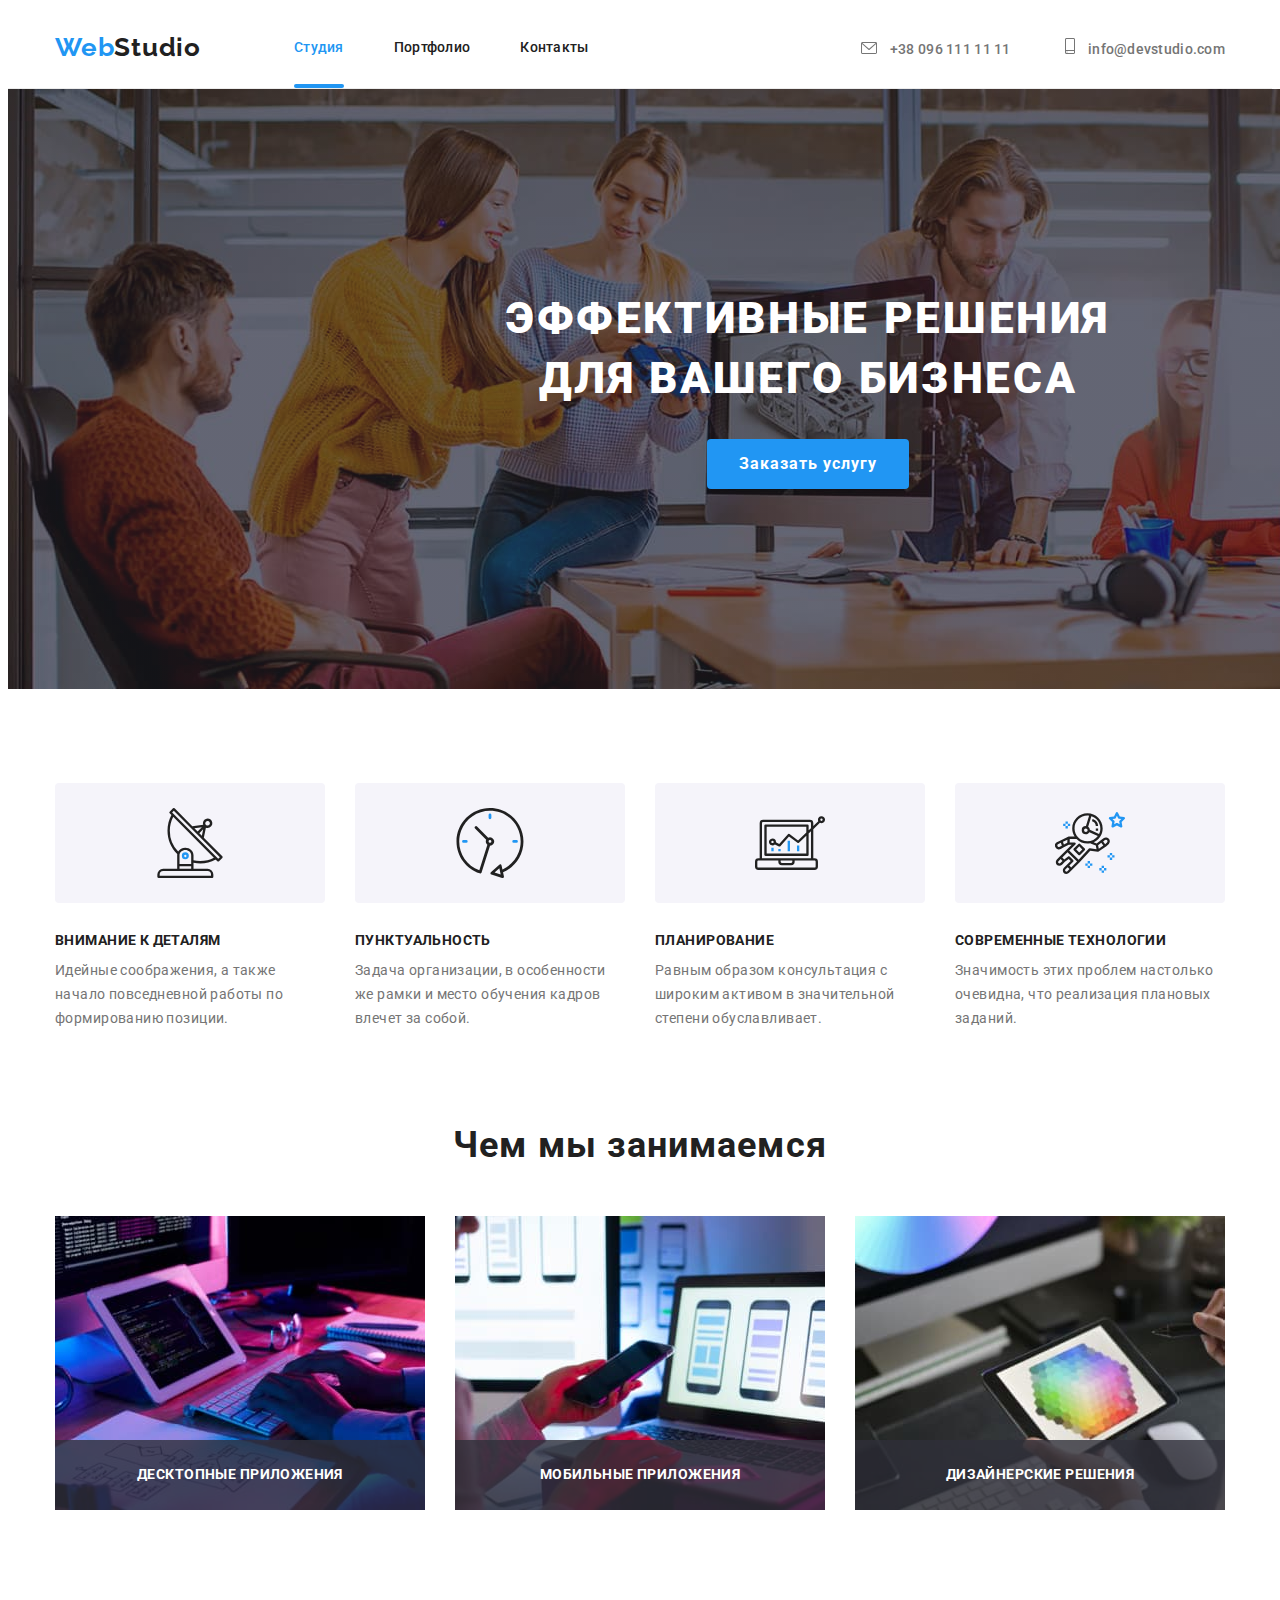
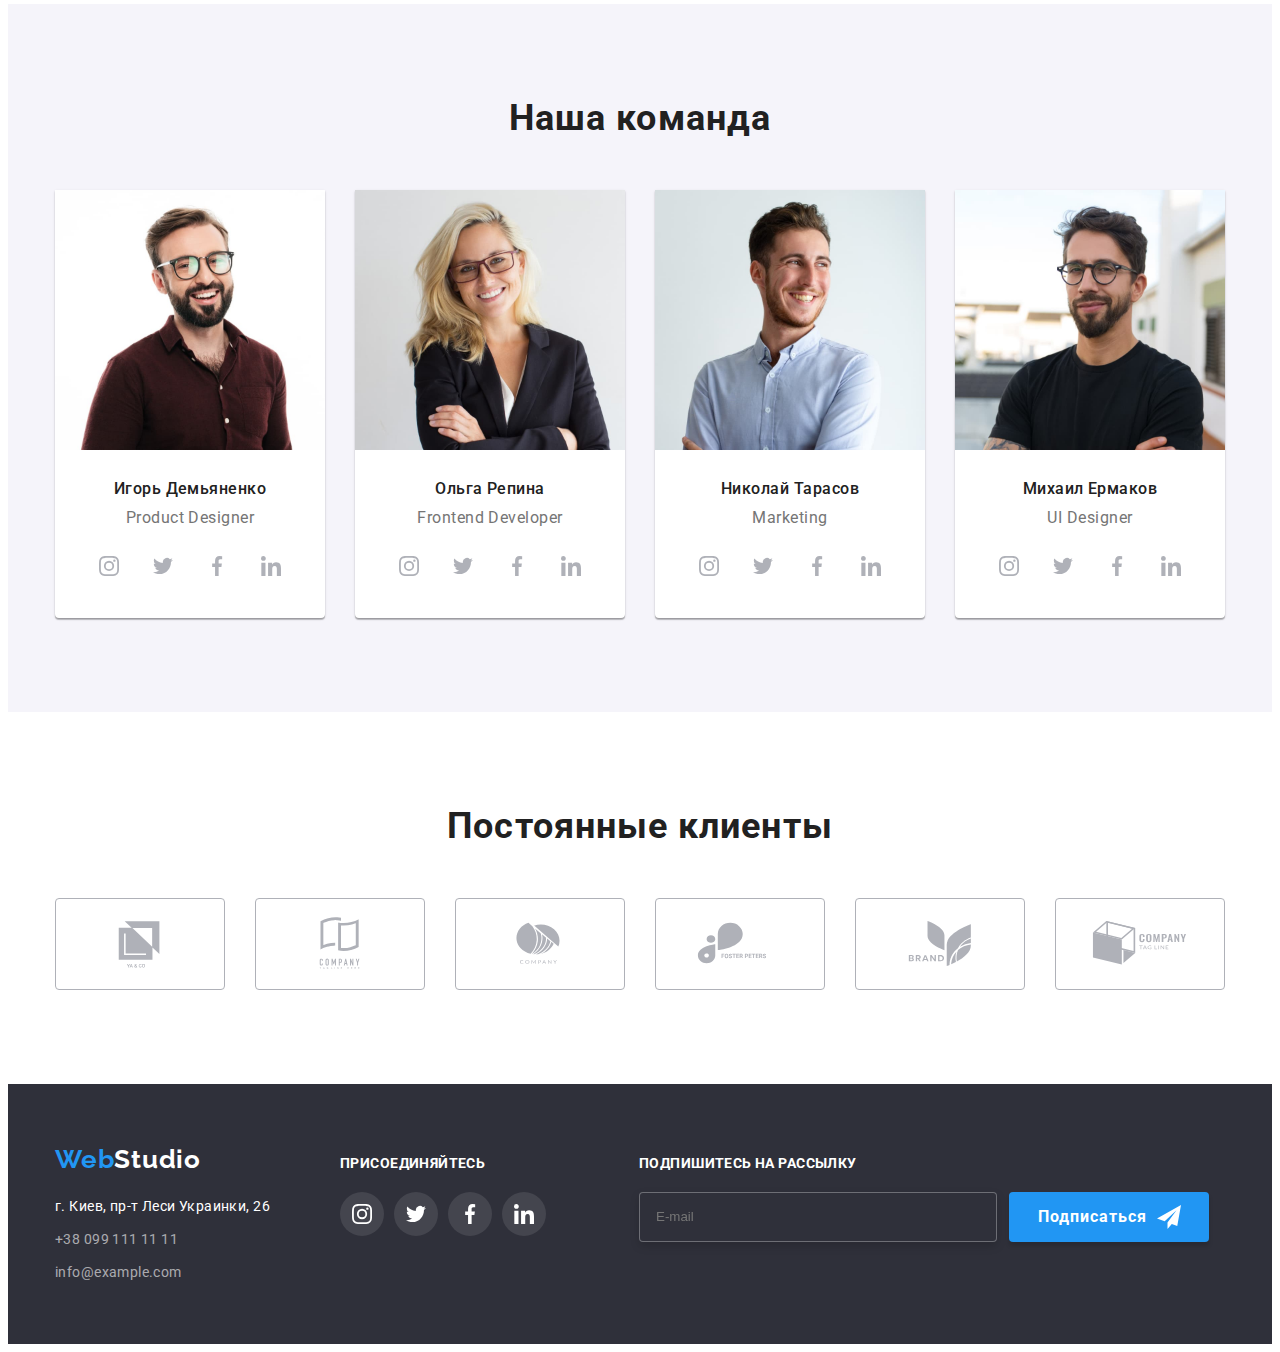
<file: index.html>
<!DOCTYPE html>
<html lang="ru">
  <head>
    <meta charset="UTF-8" />
    <meta name="viewport" content="width=device-width, initial-scale=1.0" />
    <title>Студия</title>
    <link rel="preconnect" href="https://fonts.googleapis.com" />
    <link rel="preconnect" href="https://fonts.gstatic.com" crossorigin />
    <link
      href="https://fonts.googleapis.com/css2?family=Raleway:wght@700&family=Roboto:wght@400;500;700;900&display=swap"
      rel="stylesheet"
    />
    <link
      rel="stylesheet"
      href="https://cdnjs.cloudflare.com/ajax/libs/modern-normalize/1.1.0/modern-normalize.min.css"
      integrity="sha512-wpPYUAdjBVSE4KJnH1VR1HeZfpl1ub8YT/NKx4PuQ5NmX2tKuGu6U/JRp5y+Y8XG2tV+wKQpNHVUX03MfMFn9Q=="
      crossorigin="anonymous"
      referrerpolicy="no-referrer"
    />

    <link rel="stylesheet" href="./css/styles.css" />
  </head>

  <body>
    <header class="header">
      <div class="container header-nav">
        <a class="logo" href="./index.html"><span class="logo-span">Web</span>Studio</a>

        <nav class="navigation">
          <ul class="nav-list list">
            <li class="nav-item"><a class="nav-link action-link" href="./index.html">Студия</a></li>
            <li class="nav-item"><a class="nav-link" href="./portfolio.html">Портфолио</a></li>
            <li class="nav-item"><a class="nav-link" href="">Контакты</a></li>
          </ul>
        </nav>

        <div class="contact">
          <a class="contact-link" href="tel:+380961111111">
            <svg class="icon-contact" width="16" height="12">
              <use href="./images/icons.svg#icon-envelope"></use>
            </svg>
            +38 096 111 11 11</a
          >

          <a class="contact-link" href="mailto:info@devstudio.com">
            <svg class="icon-contact" width="10" height="16">
              <use href="./images/icons.svg#icon-smartphone"></use>
            </svg>
            info@devstudio.com</a
          >
        </div>
      </div>
    </header>

    <main>
      <section class="hero">
        <div class="container">
          <h1 class="hero-title">Эффективные решения для вашего бизнеса</h1>
          <button data-modal-open type="button" class="btn-order">Заказать услугу</button>
        </div>
      </section>

      <section class="section">
        <div class="container">
          <ul class="list feature-list">
            <li>
              <div class="feature-icon-box">
                <svg width="70" height="70">
                  <use href="./images/icons.svg#icon-antenna"></use>
                </svg>
              </div>
              <h3 class="feature-title">Внимание к деталям</h3>
              <p class="feature-text">
                Идейные соображения, а также начало повседневной работы по формированию позиции.
              </p>
            </li>

            <li>
              <div class="feature-icon-box">
                <svg width="70" height="70">
                  <use href="./images/icons.svg#icon-clock"></use>
                </svg>
              </div>
              <h3 class="feature-title">Пунктуальность</h3>
              <p class="feature-text">
                Задача организации, в особенности же рамки и место обучения кадров влечет за собой.
              </p>
            </li>
            <li>
              <div class="feature-icon-box">
                <svg width="70" height="70">
                  <use href="./images/icons.svg#icon-diagram"></use>
                </svg>
              </div>
              <h3 class="feature-title">Планирование</h3>
              <p class="feature-text">
                Равным образом консультация с широким активом в значительной степени обуславливает.
              </p>
            </li>
            <li>
              <div class="feature-icon-box">
                <svg width="70" height="70">
                  <use href="./images/icons.svg#icon-astronaut"></use>
                </svg>
              </div>
              <h3 class="feature-title">Современные технологии</h3>
              <p class="feature-text">
                Значимость этих проблем настолько очевидна, что реализация плановых заданий.
              </p>
            </li>
          </ul>
        </div>
      </section>

      <section class="section section-no-padding">
        <div class="container">
          <h2 class="about-us-title">Чем мы занимаемся</h2>
          <ul class="list about-us-list">
            <li class="about-us-item">
              <a href=""
                ><img
                  src="./images/box1.jpg"
                  width="370"
                  height="294"
                  alt="направление деятельности 1"
              /></a>

              <h3 class="about-us-overlay">Десктопные приложения</h3>
            </li>
            <li class="about-us-item">
              <a href=""
                ><img
                  src="./images/box2.jpg"
                  width="370"
                  height="294"
                  alt="направление деятельности 2"
              /></a>
              <h3 class="about-us-overlay">Мобильные приложения</h3>
            </li>
            <li class="about-us-item">
              <a href=""
                ><img
                  src="./images/box3.jpg"
                  width="370"
                  height="294"
                  alt="направление деятельности 3"
              /></a>
              <h3 class="about-us-overlay">Дизайнерские решения</h3>
            </li>
          </ul>
        </div>
      </section>

      <section class="section team">
        <div class="container">
          <h2 class="team-title">Наша команда</h2>
          <ul class="list team-list">
            <li class="card-item">
              <img src="./images/igor.jpg" width="270" height="260" alt="Игорь Демьяненко" />

              <div class="card-content">
                <h3 class="staff-title">Игорь Демьяненко</h3>
                <p class="staff-text" lang="en">Product Designer</p>

                <ul class="list staff-social-list">
                  <li class="staff-social-item">
                    <a href="" class="staff-social-link">
                      <svg class="staff-social-icon" width="20" height="20">
                        <use href="./images/icons.svg#icon-instagram-card"></use>
                      </svg>
                    </a>
                  </li>
                  <li class="staff-social-item">
                    <a href="" class="staff-social-link">
                      <svg class="staff-social-icon" width="20" height="20">
                        <use href="./images/icons.svg#icon-twitter-card"></use>
                      </svg>
                    </a>
                  </li>
                  <li class="staff-social-item">
                    <a href="" class="staff-social-link">
                      <svg class="staff-social-icon" width="20" height="20">
                        <use href="./images/icons.svg#icon-facebook-card"></use>
                      </svg>
                    </a>
                  </li>
                  <li class="staff-social-item">
                    <a href="" class="staff-social-link">
                      <svg class="staff-social-icon" width="20" height="20">
                        <use href="./images/icons.svg#icon-linkedin-card"></use>
                      </svg>
                    </a>
                  </li>
                </ul>
              </div>
            </li>
            <li class="card-item">
              <img src="./images/olga.jpg" width="270" height="260" alt="Ольга Репина" />

              <div class="card-content">
                <h3 class="staff-title">Ольга Репина</h3>
                <p class="staff-text" lang="en">Frontend Developer</p>

                <ul class="list staff-social-list">
                  <li class="staff-social-item">
                    <a href="" class="staff-social-link">
                      <svg class="staff-social-icon" width="20" height="20">
                        <use href="./images/icons.svg#icon-instagram-card"></use>
                      </svg>
                    </a>
                  </li>
                  <li class="staff-social-item">
                    <a href="" class="staff-social-link">
                      <svg class="staff-social-icon" width="20" height="20">
                        <use href="./images/icons.svg#icon-twitter-card"></use>
                      </svg>
                    </a>
                  </li>
                  <li class="staff-social-item">
                    <a href="" class="staff-social-link">
                      <svg class="staff-social-icon" width="20" height="20">
                        <use href="./images/icons.svg#icon-facebook-card"></use>
                      </svg>
                    </a>
                  </li>
                  <li class="staff-social-item">
                    <a href="" class="staff-social-link">
                      <svg class="staff-social-icon" width="20" height="20">
                        <use href="./images/icons.svg#icon-linkedin-card"></use>
                      </svg>
                    </a>
                  </li>
                </ul>
              </div>
            </li>
            <li class="card-item">
              <img src="./images/nikolay.jpg" width="270" height="260" alt="Николай Тарасов" />

              <div class="card-content">
                <h3 class="staff-title">Николай Тарасов</h3>
                <p class="staff-text" lang="en">Marketing</p>

                <ul class="list staff-social-list">
                  <li class="staff-social-item">
                    <a href="" class="staff-social-link">
                      <svg class="staff-social-icon" width="20" height="20">
                        <use href="./images/icons.svg#icon-instagram-card"></use>
                      </svg>
                    </a>
                  </li>
                  <li class="staff-social-item">
                    <a href="" class="staff-social-link">
                      <svg class="staff-social-icon" width="20" height="20">
                        <use href="./images/icons.svg#icon-twitter-card"></use>
                      </svg>
                    </a>
                  </li>
                  <li class="staff-social-item">
                    <a href="" class="staff-social-link">
                      <svg class="staff-social-icon" width="20" height="20">
                        <use href="./images/icons.svg#icon-facebook-card"></use>
                      </svg>
                    </a>
                  </li>
                  <li class="staff-social-item">
                    <a href="" class="staff-social-link">
                      <svg class="staff-social-icon" width="20" height="20">
                        <use href="./images/icons.svg#icon-linkedin-card"></use>
                      </svg>
                    </a>
                  </li>
                </ul>
              </div>
            </li>
            <li class="card-item">
              <img src="./images/mihail.jpg" width="270" height="260" alt="Михаил Ермаков" />

              <div class="card-content">
                <h3 class="staff-title">Михаил Ермаков</h3>
                <p class="staff-text" lang="en">UI Designer</p>

                <ul class="list staff-social-list">
                  <li class="staff-social-item">
                    <a href="" class="staff-social-link">
                      <svg class="staff-social-icon" width="20" height="20">
                        <use href="./images/icons.svg#icon-instagram-card"></use>
                      </svg>
                    </a>
                  </li>
                  <li class="staff-social-item">
                    <a href="" class="staff-social-link">
                      <svg class="staff-social-icon" width="20" height="20">
                        <use href="./images/icons.svg#icon-twitter-card"></use>
                      </svg>
                    </a>
                  </li>
                  <li class="staff-social-item">
                    <a href="" class="staff-social-link">
                      <svg class="staff-social-icon" width="20" height="20">
                        <use href="./images/icons.svg#icon-facebook-card"></use>
                      </svg>
                    </a>
                  </li>
                  <li class="staff-social-item">
                    <a href="" class="staff-social-link">
                      <svg class="staff-social-icon" width="20" height="20">
                        <use href="./images/icons.svg#icon-linkedin-card"></use>
                      </svg>
                    </a>
                  </li>
                </ul>
              </div>
            </li>
          </ul>
        </div>
      </section>

      <section class="section">
        <div class="container">
          <h2 class="clients-title">Постоянные клиенты</h2>
          <ul class="list clients-list">
            <li class="clients-item">
              <a href="" class="clients-link">
                <svg class="clients-icon" width="106" height="60">
                  <use href="./images/icons.svg#icon-client1"></use>
                </svg>
              </a>
            </li>
            <li class="clients-item">
              <a href="" class="clients-link">
                <svg class="clients-icon" width="106" height="60">
                  <use href="./images/icons.svg#icon-client2"></use>
                </svg>
              </a>
            </li>
            <li class="clients-item">
              <a href="" class="clients-link">
                <svg class="clients-icon" width="106" height="60">
                  <use href="./images/icons.svg#icon-client3"></use>
                </svg>
              </a>
            </li>
            <li class="clients-item">
              <a href="" class="clients-link">
                <svg class="clients-icon" width="106" height="60">
                  <use href="./images/icons.svg#icon-client4"></use>
                </svg>
              </a>
            </li>
            <li class="clients-item">
              <a href="" class="clients-link">
                <svg class="clients-icon" width="106" height="60">
                  <use href="./images/icons.svg#icon-client5"></use>
                </svg>
              </a>
            </li>
            <li class="clients-item">
              <a href="" class="clients-link">
                <svg class="clients-icon" width="106" height="60">
                  <use href="./images/icons.svg#icon-client6"></use>
                </svg>
              </a>
            </li>
          </ul>
        </div>
      </section>

      <div data-modal class="backdrop is-hidden">
        <div class="modal">
          <button data-modal-close type="button" class="btn-modal">
            <svg class="modal-icon">
              <use href="./images/icons.svg#icon-close"></use>
            </svg>
          </button>
          <form class="form" action="">
            <p class="form-header">Оставьте свои данные, мы вам перезвоним</p>

            <div class="form-field">
              <label class="form-label" for="name">Имя</label>

              <div class="form-icon-position">
                <input class="form-input" type="text" name="name" id="name" autofocus />
                <svg class="form-icon icon-name">
                  <use href="./images/icons.svg#icon-name"></use>
                </svg>
              </div>
            </div>

            <div class="form-field">
              <label class="form-label" for="tel">Телефон</label>
              <div class="form-icon-position">
                <input class="form-input" type="tel" name="tel" id="tel" />
                <svg class="form-icon icon-tel">
                  <use href="./images/icons.svg#icon-tel"></use>
                </svg>
              </div>
            </div>

            <div class="form-field">
              <label class="form-label" for="email">Почта</label>
              <div class="form-icon-position">
                <input class="form-input" type="email" name="email" id="email" />
                <svg class="form-icon icon-email">
                  <use href="./images/icons.svg#icon-email"></use>
                </svg>
              </div>
            </div>

            <div class="form-field">
              <label class="form-label" for="comment">Комментарий</label>
              <textarea
                class="form-textarea"
                name="comment"
                id="comment"
                placeholder="Введите текст"
              ></textarea>
            </div>

            <div class="form-field">
              <input class="form-input-policy" type="checkbox" name="policy" id="policy" required />

              <label class="form-label-policy" for="policy"
                >Соглашаюсь с рассылкой и принимаю
                <a class="form-policy-link" href="">Условия договора</a></label
              >
            </div>

            <button type="submit" class="form-bnt-submit">Отправить</button>
          </form>
        </div>
      </div>
    </main>

    <footer class="footer">
      <div class="container footer-wrap">
        <div class="footer-contact-block">
          <a class="footer-logo" href="./index.html"><span class="logo-span">Web</span>Studio</a>
          <address>
            <a
              class="footer-contact-link footer-address-link"
              href="https://goo.gl/maps/iWSiA93wagULa9Wx8"
              >г. Киев, пр-т Леси Украинки, 26</a
            ><br />
            <a class="footer-contact-link" href="tel:+380991111111">+38 099 111 11 11</a><br />
            <a class="footer-contact-link" href="mailto:info@example.com">info@example.com</a>
          </address>
        </div>

        <div class="footer-social-wrap">
          <p class="join-social">присоединяйтесь</p>
          <ul class="list footer-social-list">
            <li class="footer-social-item">
              <a href="" class="footer-social-link">
                <svg class="footer-social-icon" width="20" height="20">
                  <use href="./images/icons.svg#icon-instagram-footer"></use>
                </svg>
              </a>
            </li>
            <li class="footer-social-item">
              <a href="" class="footer-social-link">
                <svg class="footer-social-icon" width="20" height="20">
                  <use href="./images/icons.svg#icon-twitter-footer"></use>
                </svg>
              </a>
            </li>
            <li class="footer-social-item">
              <a href="" class="footer-social-link">
                <svg class="footer-social-icon" width="20" height="20">
                  <use href="./images/icons.svg#icon-facebook-footer"></use>
                </svg>
              </a>
            </li>
            <li class="footer-social-item">
              <a href="" class="footer-social-link">
                <svg class="footer-social-icon" width="20" height="20">
                  <use href="./images/icons.svg#icon-linkedin-footer"></use>
                </svg>
              </a>
            </li>
          </ul>
        </div>

        <div class="footer-form-wrap">
          <p class="join-social">Подпишитесь на рассылку</p>
          <form class="footer-form-email" action="">
            <input class="footer-form-input" type="email" name="email-list" placeholder="E-mail" />
            <button type="submit" class="foooter-form-bnt">
              Подписаться
              <svg class="footer-form-icon" width="24" height="24">
                <use href="./images/icons.svg#icon-send"></use>
              </svg>
            </button>
          </form>
        </div>
      </div>
    </footer>

    <script src="./js/modal.js"></script>
  </body>
</html>
</file>
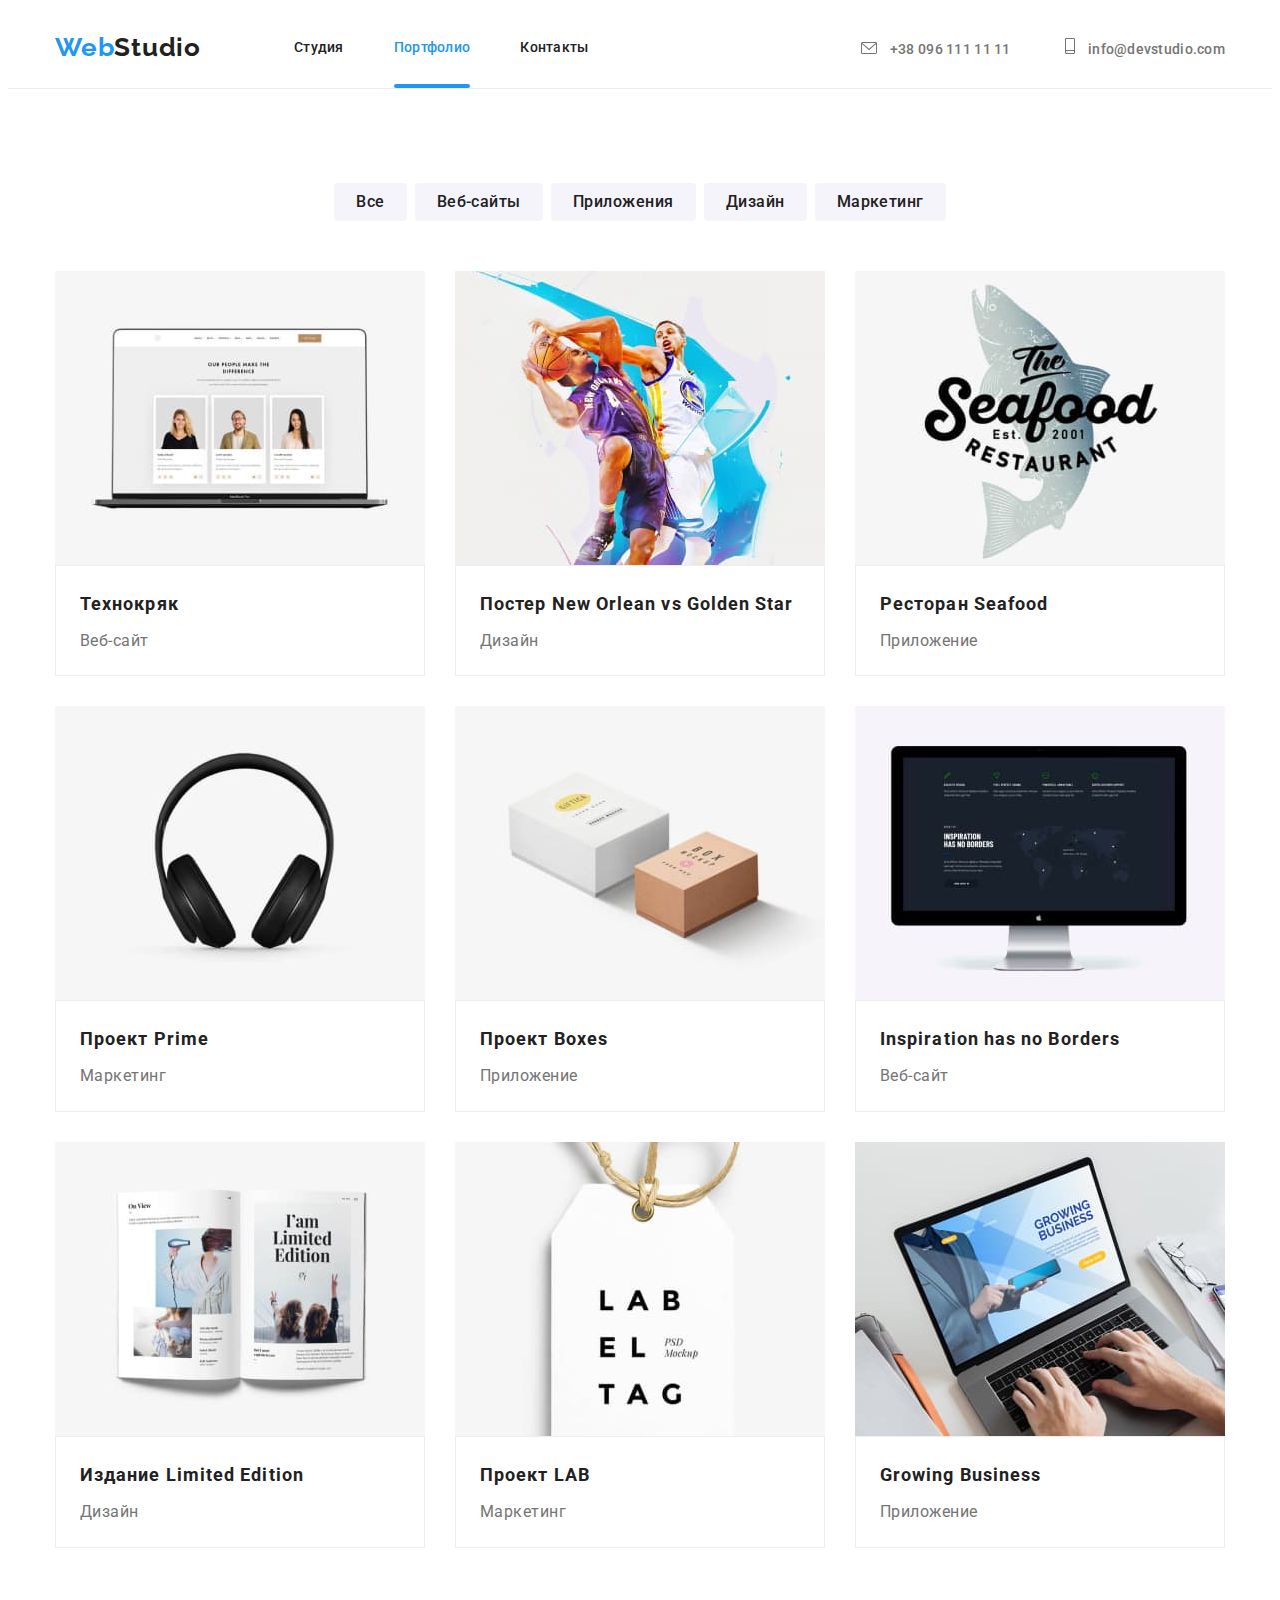
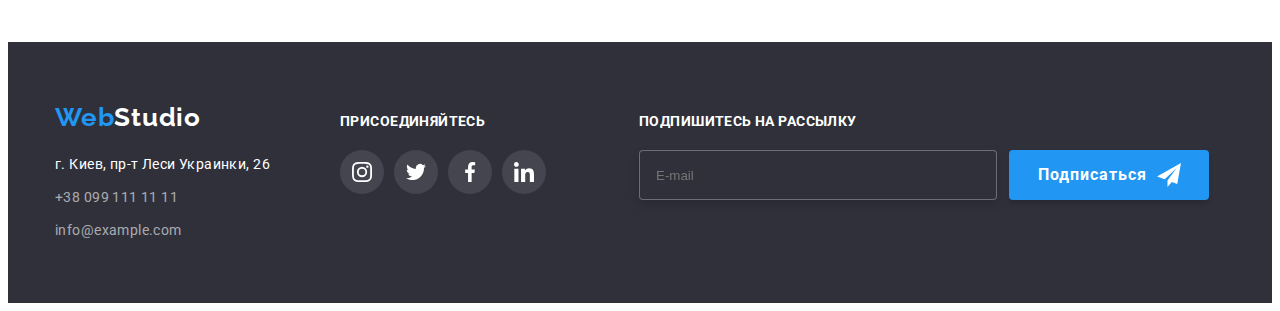
<file: portfolio.html>
<!DOCTYPE html>
<html lang="ru">
  <head>
    <meta charset="UTF-8" />
    <meta http-equiv="X-UA-Compatible" content="IE=edge" />
    <meta name="viewport" content="width=device-width, initial-scale=1.0" />
    <title>Портфолио</title>

    <link rel="preconnect" href="https://fonts.googleapis.com" />
    <link rel="preconnect" href="https://fonts.gstatic.com" crossorigin />
    <link
      href="https://fonts.googleapis.com/css2?family=Raleway:wght@700&family=Roboto:wght@400;500;700;900&display=swap"
      rel="stylesheet"
    />
    <link
      rel="stylesheet"
      href="https://cdnjs.cloudflare.com/ajax/libs/modern-normalize/1.1.0/modern-normalize.min.css"
      integrity="sha512-wpPYUAdjBVSE4KJnH1VR1HeZfpl1ub8YT/NKx4PuQ5NmX2tKuGu6U/JRp5y+Y8XG2tV+wKQpNHVUX03MfMFn9Q=="
      crossorigin="anonymous"
      referrerpolicy="no-referrer"
    />

    <link rel="stylesheet" href="./css/styles.css" />
  </head>

  <body>
    <header class="header">
      <div class="container header-nav">
        <a class="logo" href="./index.html"><span class="logo-span">Web</span>Studio</a>

        <nav class="navigation">
          <ul class="nav-list list">
            <li class="nav-item"><a class="nav-link" href="./index.html">Студия</a></li>
            <li class="nav-item">
              <a class="nav-link action-link" href="./portfolio.html">Портфолио</a>
            </li>
            <li class="nav-item"><a class="nav-link" href="">Контакты</a></li>
          </ul>
        </nav>

        <div class="contact">
          <a class="contact-link" href="tel:+380961111111">
            <svg class="icon-contact" width="16" height="12">
              <use href="./images/icons.svg#icon-envelope"></use>
            </svg>
            +38 096 111 11 11</a
          >

          <a class="contact-link" href="mailto:info@devstudio.com">
            <svg class="icon-contact" width="10" height="16">
              <use href="./images/icons.svg#icon-smartphone"></use>
            </svg>
            info@devstudio.com</a
          >
        </div>
      </div>
    </header>

    <main>
      <section class="section">
        <div class="container">
          <ul class="list list-filter">
            <li><button class="btn-filter" type="button">Все</button></li>
            <li><button class="btn-filter" type="button">Веб-сайты</button></li>
            <li><button class="btn-filter" type="button">Приложения</button></li>
            <li><button class="btn-filter" type="button">Дизайн</button></li>
            <li><button class="btn-filter" type="button">Маркетинг</button></li>
          </ul>

          <ul class="list project-list">
            <li class="project-item">
              <a href="" class="project-link">
                <div class="card-overlay">
                  <img src="./images/tehnokryak.jpg" width="370" height="294" alt="Технокряк" />
                  <p class="overlay-text">
                    Ресурс предлагает комплексные предложения с разным уровнем функционала и
                    сервисов. Все это позволит посетителю получить исчерпывающие сведения о компании
                    или частном лице.
                  </p>
                </div>
                <div class="pr-card">
                  <h3 class="project-title">Технокряк</h3>
                  <p class="project-type">Веб-сайт</p>
                </div>
              </a>
            </li>

            <li class="project-item">
              <a href="" class="project-link">
                <div class="card-overlay">
                  <img
                    src="./images/poster-neworlean.jpg"
                    width="370"
                    height="294"
                    alt="Постер New Orlean vs Golden Star"
                  />
                  <p class="overlay-text">
                    Ресурс предлагает комплексные предложения с разным уровнем функционала и
                    сервисов. Все это позволит посетителю получить исчерпывающие сведения о компании
                    или частном лице.
                  </p>
                </div>
                <div class="pr-card">
                  <h3 class="project-title">Постер New Orlean vs Golden Star</h3>
                  <p class="project-type">Дизайн</p>
                </div>
              </a>
            </li>

            <li class="project-item">
              <a href="" class="project-link">
                <div class="card-overlay">
                  <img
                    src="./images/restaurant-seafood.jpg"
                    width="370"
                    height="294"
                    alt="Ресторан Seafood"
                  />
                  <p class="overlay-text">
                    Ресурс предлагает комплексные предложения с разным уровнем функционала и
                    сервисов. Все это позволит посетителю получить исчерпывающие сведения о компании
                    или частном лице.
                  </p>
                </div>
                <div class="pr-card">
                  <h3 class="project-title">Ресторан Seafood</h3>
                  <p class="project-type">Приложение</p>
                </div>
              </a>
            </li>

            <li class="project-item">
              <a href="" class="project-link">
                <div class="card-overlay">
                  <img
                    src="./images/project-prime.jpg"
                    width="370"
                    height="294"
                    alt="Проект Prime"
                  />
                  <p class="overlay-text">
                    Ресурс предлагает комплексные предложения с разным уровнем функционала и
                    сервисов. Все это позволит посетителю получить исчерпывающие сведения о компании
                    или частном лице.
                  </p>
                </div>
                <div class="pr-card">
                  <h3 class="project-title">Проект Prime</h3>
                  <p class="project-type">Маркетинг</p>
                </div>
              </a>
            </li>

            <li class="project-item">
              <a href="" class="project-link">
                <div class="card-overlay">
                  <img
                    src="./images/project-boxes.jpg"
                    width="370"
                    height="294"
                    alt="Проект Boxes"
                  />
                  <p class="overlay-text">
                    Ресурс предлагает комплексные предложения с разным уровнем функционала и
                    сервисов. Все это позволит посетителю получить исчерпывающие сведения о компании
                    или частном лице.
                  </p>
                </div>
                <div class="pr-card">
                  <h3 class="project-title">Проект Boxes</h3>
                  <p class="project-type">Приложение</p>
                </div>
              </a>
            </li>

            <li class="project-item">
              <a href="" class="project-link">
                <div class="card-overlay">
                  <img
                    src="./images/inspiration-has-no-borders.jpg"
                    width="370"
                    height="294"
                    alt="Inspiration has no Borders"
                  />
                  <p class="overlay-text">
                    Ресурс предлагает комплексные предложения с разным уровнем функционала и
                    сервисов. Все это позволит посетителю получить исчерпывающие сведения о компании
                    или частном лице.
                  </p>
                </div>
                <div class="pr-card">
                  <h3 class="project-title">Inspiration has no Borders</h3>
                  <p class="project-type">Веб-сайт</p>
                </div>
              </a>
            </li>

            <li class="project-item">
              <a href="" class="project-link">
                <div class="card-overlay">
                  <img
                    src="./images/izdanie-limited-edition.jpg"
                    width="370"
                    height="294"
                    alt="Издание Limited Edition"
                  />
                  <p class="overlay-text">
                    Ресурс предлагает комплексные предложения с разным уровнем функционала и
                    сервисов. Все это позволит посетителю получить исчерпывающие сведения о компании
                    или частном лице.
                  </p>
                </div>
                <div class="pr-card">
                  <h3 class="project-title">Издание Limited Edition</h3>
                  <p class="project-type">Дизайн</p>
                </div>
              </a>
            </li>

            <li class="project-item">
              <a href="" class="project-link">
                <div class="card-overlay">
                  <img src="./images/project-lab.jpg" width="370" height="294" alt="Проект LAB" />
                  <p class="overlay-text">
                    Ресурс предлагает комплексные предложения с разным уровнем функционала и
                    сервисов. Все это позволит посетителю получить исчерпывающие сведения о компании
                    или частном лице.
                  </p>
                </div>
                <div class="pr-card">
                  <h3 class="project-title">Проект LAB</h3>
                  <p class="project-type">Маркетинг</p>
                </div>
              </a>
            </li>

            <li class="project-item">
              <a href="" class="project-link">
                <div class="card-overlay">
                  <img
                    src="./images/growing-business.jpg"
                    width="370"
                    height="294"
                    alt="Growing Business"
                  />
                  <p class="overlay-text">
                    Ресурс предлагает комплексные предложения с разным уровнем функционала и
                    сервисов. Все это позволит посетителю получить исчерпывающие сведения о компании
                    или частном лице.
                  </p>
                </div>
                <div class="pr-card">
                  <h3 class="project-title">Growing Business</h3>
                  <p class="project-type">Приложение</p>
                </div>
              </a>
            </li>
          </ul>
        </div>
      </section>
    </main>

    <footer class="footer">
      <div class="container footer-wrap">
        <div class="footer-contact-block">
          <a class="footer-logo" href="./index.html"><span class="logo-span">Web</span>Studio</a>
          <address>
            <a
              class="footer-contact-link footer-address-link"
              href="https://goo.gl/maps/iWSiA93wagULa9Wx8"
              >г. Киев, пр-т Леси Украинки, 26</a
            ><br />
            <a class="footer-contact-link" href="tel:+380991111111">+38 099 111 11 11</a><br />
            <a class="footer-contact-link" href="mailto:info@example.com">info@example.com</a>
          </address>
        </div>

        <div class="footer-social-wrap">
          <p class="join-social">присоединяйтесь</p>
          <ul class="list footer-social-list">
            <li class="footer-social-item">
              <a href="" class="footer-social-link">
                <svg class="footer-social-icon" width="20" height="20">
                  <use href="./images/icons.svg#icon-instagram-footer"></use>
                </svg>
              </a>
            </li>
            <li class="footer-social-item">
              <a href="" class="footer-social-link">
                <svg class="footer-social-icon" width="20" height="20">
                  <use href="./images/icons.svg#icon-twitter-footer"></use>
                </svg>
              </a>
            </li>
            <li class="footer-social-item">
              <a href="" class="footer-social-link">
                <svg class="footer-social-icon" width="20" height="20">
                  <use href="./images/icons.svg#icon-facebook-footer"></use>
                </svg>
              </a>
            </li>
            <li class="footer-social-item">
              <a href="" class="footer-social-link">
                <svg class="footer-social-icon" width="20" height="20">
                  <use href="./images/icons.svg#icon-linkedin-footer"></use>
                </svg>
              </a>
            </li>
          </ul>
        </div>

        <div class="footer-form-wrap">
          <p class="join-social">Подпишитесь на рассылку</p>
          <form class="footer-form-email" action="">
            <input class="footer-form-input" type="email" name="email-list" placeholder="E-mail" />
            <button type="submit" class="foooter-form-bnt">
              Подписаться
              <svg class="footer-form-icon" width="24" height="24">
                <use href="./images/icons.svg#icon-send"></use>
              </svg>
            </button>
          </form>
        </div>
      </div>
    </footer>
  </body>
</html>
</file>
<file: css/styles.css>
:root {
  --accent-color: #2196f3;
  --main-color: #757575;
  --dark-color: #212121;
  --white-color: #fff;
  --hero-footer-color: #2f303a;
  --project-border-color: #eeeeee;
  --grey-bg-color: #f5f4fa;
  --header-border: #ececec;
  --btn-order-bg: #188ce8;
  --icon-color: #afb1b8;
}

*,
*::before,
*::after {
  box-sizing: border-box;
}

body {
  font-family: 'Roboto', sans-serif;
  font-style: normal;
  background-color: var(--white-color);
  color: var(--main-color);
}

h1,
h2,
h3,
h4,
h5,
h6,
p,
ul {
  margin: 0;
  padding: 0;
}

img {
  display: block;
  max-width: 100%;
}

.list {
  list-style: none;
}

.header {
  border-bottom: 1px solid var(--header-border);
}

.container {
  width: 1200px;
  margin-left: auto;
  margin-right: auto;
  padding-left: 15px;
  padding-right: 15px;
}

.header-nav {
  display: flex;
  align-items: center;
}

.nav-list {
  display: flex;
}

.nav-item + .nav-item {
  margin-left: 50px;
}

.logo {
  margin-right: 93px;
  padding-top: 24px;
  padding-bottom: 25px;
  color: var(--dark-color);
  font-family: 'Raleway';
  font-weight: 700;
  font-size: 26px;
  line-height: 1.19;
  letter-spacing: 0.03em;
  text-decoration: none;
}

.logo-span {
  color: var(--accent-color);
}

.nav-link {
  display: block;
  padding-top: 32px;
  padding-bottom: 32px;

  color: var(--dark-color);
  font-weight: 500;
  font-size: 14px;
  line-height: 1.14;
  letter-spacing: 0.02em;
  text-decoration: none;
  transition: color 250ms cubic-bezier(0.4, 0, 0.2, 1);
}

.contact-link {
  font-weight: 500;
  font-size: 14px;
  line-height: 1.14;
  letter-spacing: 0.02em;
  color: var(--main-color);
  text-decoration: none;
  transition: color 250ms cubic-bezier(0.4, 0, 0.2, 1);
}

.contact-link + .contact-link {
  margin-left: 50px;
}

.nav-link.action-link {
  color: var(--accent-color);
  position: relative;
}

.nav-link.action-link::after {
  content: '';
  position: absolute;
  left: 0;
  bottom: 0;
  display: block;
  background-color: var(--accent-color);
  height: 4px;
  border-radius: 2px;
  width: 100%;
}

.nav-link:hover,
.nav-link:focus,
.contact-link:hover,
.contact-link:focus {
  color: var(--accent-color);
  text-decoration: none;
}

.contact {
  margin-left: auto;
}

.icon-contact {
  margin-right: 10px;
  fill: currentColor;
}

.section {
  padding-top: 94px;
  padding-bottom: 94px;
}

.section-no-padding {
  padding-top: 0;
}

.hero {
  background-image: linear-gradient(rgba(47, 48, 58, 0.4), rgba(47, 48, 58, 0.4)),
    url(../images/hero-bg.jpg);
  text-align: center;
  padding-top: 200px;
  padding-bottom: 200px;
  background-size: cover;
  min-width: 1600px;
  height: 600px;
  margin-left: auto;
  margin-right: auto;
}

.hero-title {
  margin-bottom: 30px;
  margin-left: auto;
  margin-right: auto;
  width: 696px;
  font-weight: 900;
  font-size: 44px;
  line-height: 1.36;
  text-align: center;
  letter-spacing: 0.06em;
  text-transform: uppercase;
  color: var(--white-color);
}

.btn-order {
  padding: 10px 32px;
  font-family: 'Roboto';
  font-style: normal;
  font-weight: 700;
  font-size: 16px;
  line-height: 1.87;
  text-align: center;
  letter-spacing: 0.06em;
  color: var(--white-color);
  background: var(--accent-color);
  box-shadow: 0px 4px 4px rgba(0, 0, 0, 0.15);
  border-radius: 4px;
  cursor: pointer;
  border: 0px;
  transition: background-color 250ms cubic-bezier(0.4, 0, 0.2, 1);
}

.btn-order:hover,
.btn-order:focus {
  background-color: var(--btn-order-bg);
}

.feature-list {
  display: flex;
}

.feature-list li {
  width: 270px;
}

.feature-list li:not(:last-child) {
  margin-right: 30px;
}

.feature-icon-box {
  margin-bottom: 30px;
  background-color: var(--grey-bg-color);
  display: flex;
  justify-content: center;
  align-items: center;
  width: 270px;
  height: 120px;
  border-radius: 4px;
}

.feature-title {
  margin-bottom: 10px;
  font-weight: 700;
  font-size: 14px;
  line-height: 1.14;
  letter-spacing: 0.03em;
  text-transform: uppercase;
  color: var(--dark-color);
}

.feature-text {
  font-weight: 400;
  font-size: 14px;
  line-height: 1.71;
  letter-spacing: 0.03em;
  color: var(--main-color);
}

.about-us-list {
  display: flex;
}

.about-us-list li:not(:last-child) {
  margin-right: 30px;
}

.about-us-title {
  margin-bottom: 50px;
  font-weight: 700;
  font-size: 36px;
  line-height: 1.16;
  text-align: center;
  letter-spacing: 0.03em;
  color: var(--dark-color);
}

.about-us-item {
  position: relative;
}

.about-us-overlay {
  position: absolute;
  margin: 0;
  padding-top: 27px;
  padding-bottom: 27px;
  width: 100%;
  height: 70px;
  bottom: 0;
  opacity: 1;
  font-weight: 700;
  font-size: 14px;
  line-height: 1.14;
  text-align: center;
  letter-spacing: 0.03em;
  text-transform: uppercase;
  background-color: rgba(47, 48, 58, 0.8);
  color: var(--white-color);
}

.team {
  background-color: var(--grey-bg-color);
}

.team-list {
  display: flex;
  margin-left: -30px;
}

.team-title {
  margin-bottom: 50px;

  font-weight: 700;
  font-size: 36px;
  line-height: 1.16;
  text-align: center;
  letter-spacing: 0.03em;
  color: var(--dark-color);
}

.card-item {
  flex-basis: calc(100% / 4 - 30px);
  margin-left: 30px;
  background: var(--white-color);
  box-shadow: 0px 1px 3px rgba(0, 0, 0, 0.12), 0px 1px 1px rgba(0, 0, 0, 0.14),
    0px 2px 1px rgba(0, 0, 0, 0.2);
  border-radius: 0px 0px 4px 4px;
}

.card-content {
  padding-top: 30px;
  padding-bottom: 30px;
}

.staff-title {
  margin-bottom: 10px;

  font-weight: 500;
  font-size: 16px;
  line-height: 1.18;
  text-align: center;
  letter-spacing: 0.03em;
  color: var(--dark-color);
}

.staff-text {
  margin-bottom: 16px;
  font-weight: 400;
  font-size: 16px;
  line-height: 1.18;
  text-align: center;
  letter-spacing: 0.03em;
  color: var(--main-color);
}

.staff-social-list {
  display: flex;
  align-items: center;
  justify-content: center;
}

.staff-social-list li:not(:last-child) {
  margin-right: 10px;
}

.staff-social-link {
  display: flex;
  align-items: center;
  justify-content: center;
  width: 44px;
  height: 44px;
  cursor: pointer;
  border-radius: 50%;
  color: var(--icon-color);
  transition: background-color 250ms cubic-bezier(0.4, 0, 0.2, 1),
    color 250ms cubic-bezier(0.4, 0, 0.2, 1);
}

.staff-social-link:hover,
.staff-social-link:focus {
  color: var(--white-color);
  background-color: var(--accent-color);
}

.staff-social-icon {
  fill: currentColor;
}

.clients-title {
  margin-bottom: 50px;

  font-weight: 700;
  font-size: 36px;
  line-height: 1.16;
  text-align: center;
  letter-spacing: 0.03em;
  color: var(--dark-color);
}

.clients-list {
  display: flex;
  align-items: center;
  justify-content: center;
}

.clients-list li:not(:last-child) {
  margin-right: 30px;
}

.clients-link {
  width: 170px;
  height: 92px;
  display: flex;
  justify-content: center;
  align-items: center;
  border: 1px solid var(--icon-color);
  border-radius: 4px;
  color: var(--icon-color);
  transition: color 250ms cubic-bezier(0.4, 0, 0.2, 1), border 250ms cubic-bezier(0.4, 0, 0.2, 1);
}

.clients-link:hover,
.clients-link:focus {
  color: var(--accent-color);
  border: 1px solid var(--accent-color);
}

.clients-icon {
  fill: currentColor;
}

/* portfolio  */

.btn-filter {
  font-family: 'Roboto';
  font-style: normal;
  font-weight: 500;
  font-size: 16px;
  line-height: 1.6;
  text-align: center;
  letter-spacing: 0.03em;
  color: var(--dark-color);
  background-color: var(--grey-bg-color);
  cursor: pointer;
  border-radius: 4px;
  border: 0;
  padding: 6px 22px;
  transition: background-color 250ms cubic-bezier(0.4, 0, 0.2, 1),
    color 250ms cubic-bezier(0.4, 0, 0.2, 1), box-shadow 250ms cubic-bezier(0.4, 0, 0.2, 1);
}

.btn-filter:hover,
.btn-filter:focus {
  color: var(--white-color);
  background-color: var(--accent-color);
  box-shadow: 0px 3px 1px rgba(0, 0, 0, 0.1), 0px 1px 2px rgba(0, 0, 0, 0.08),
    0px 2px 2px rgba(0, 0, 0, 0.12);
}

.list-filter {
  display: flex;
  margin-bottom: 50px;
  justify-content: center;
}

.list-filter li:not(:last-child) {
  margin-right: 8px;
}

.project-list {
  display: flex;
  flex-wrap: wrap;
}

.project-item {
  position: relative;
  flex-basis: calc((100% - 60px) / 3);
  margin-right: 30px;
  margin-bottom: 30px;
  background-color: var(--white-color);
  transition: box-shadow 250ms cubic-bezier(0.4, 0, 0.2, 1);
}

.pr-card {
  padding: 20px 24px;
  border: 1px solid var(--project-border-color);
}

.project-item:nth-child(3n) {
  margin-right: 0px;
}

.project-item:nth-last-child(-n + 3) {
  margin-bottom: 0px;
}

.project-title {
  margin-bottom: 4px;

  font-weight: 700;
  font-size: 18px;
  line-height: 2;
  letter-spacing: 0.06em;
  color: var(--dark-color);
}

.project-link {
  text-decoration: none;
}

.project-item:hover,
.project-item:focus {
  text-decoration: none;
  box-shadow: 0px 1px 1px rgba(0, 0, 0, 0.12), 0px 4px 4px rgba(0, 0, 0, 0.06),
    1px 4px 6px rgba(0, 0, 0, 0.16);
}

.project-type {
  font-weight: 400;
  font-size: 16px;
  line-height: 1.87;
  letter-spacing: 0.03em;
  color: var(--main-color);
}

.card-overlay {
  position: relative;
  overflow: hidden;
}

.overlay-text {
  position: absolute;
  top: 0;
  margin: 0;
  padding: 63px 24px;
  font-weight: 400;
  font-size: 18px;
  line-height: 1.55;
  letter-spacing: 0.03em;
  width: 100%;
  height: 294px;
  opacity: 0;
  color: var(--white-color);
  background: rgba(33, 150, 243, 0.9);
  transform: translateY(100%);
  transition: opacity 250ms cubic-bezier(0.4, 0, 0.2, 1),
    transform 250ms cubic-bezier(0.4, 0, 0.2, 1);
}

.project-item:hover .overlay-text {
  opacity: 1;
  transform: translateY(0);
}

/* end portfolio  */

/* modal start */

.backdrop {
  position: fixed;
  top: 0;
  left: 0;
  width: 100%;
  height: 100%;
  background-color: rgba(0, 0, 0, 0.2);
  opacity: 1;
  transition: opacity 250ms cubic-bezier(0.4, 0, 0.2, 1);
}

.backdrop.is-hidden {
  opacity: 0;
  pointer-events: none;
}

.modal {
  width: 528px;
  min-height: 581px;

  display: block;
  position: absolute;
  top: 50%;
  left: 50%;
  transform: translate(-50%, -50%) scale(0.9);
  transition: transform 250ms cubic-bezier(0.4, 0, 0.2, 1);

  background-color: var(--white-color);
  box-shadow: 0px 1px 3px rgba(0, 0, 0, 0.12), 0px 1px 1px rgba(0, 0, 0, 0.14),
    0px 2px 1px rgba(0, 0, 0, 0.2);
  border-radius: 4px;
}

.backdrop.is-hidden .modal {
  transform: translate(-50%, -50%) scale(1);
}

.btn-modal {
  display: flex;
  align-items: center;
  justify-content: center;
  margin-top: 8px;
  margin-left: auto;
  margin-right: 8px;
  padding: 0;
  width: 30px;
  height: 30px;
  background-color: var(--white-color);
  border: 1px solid rgba(0, 0, 0, 0.1);
  border-radius: 50%;
  transition: color 250ms cubic-bezier(0.4, 0, 0.2, 1);
}

.btn-modal:hover,
.btn-modal:focus {
  color: var(--accent-color);
}

.modal-icon {
  fill: currentColor;
  width: 11px;
  height: 11px;
}

.form {
  position: relative;
  padding: 0px 40px 40px 40px;
}

.form-header {
  margin-bottom: 12px;
  font-family: 'Roboto';
  font-style: normal;
  font-weight: 700;
  font-size: 20px;
  line-height: 1.15;
  text-align: center;
  letter-spacing: 0.03em;
  color: var(--dark-color);
}

.form-field {
  display: flex;
  flex-direction: column;
}

.form-input {
  padding-left: 42px;
  width: 448px;
  height: 40px;
  border: 1px solid rgba(33, 33, 33, 0.2);
  border-radius: 4px;
  margin-top: 4px;
  margin-bottom: 10px;
  transition: border 250ms cubic-bezier(0.4, 0, 0.2, 1);
}

.form-input:hover,
.form-input:focus,
.form-textarea:hover,
.form-textarea:focus {
  outline: 0;
  border: 1px solid var(--accent-color);
}

.form-input input::placeholder {
  font-family: 'Roboto';
  font-style: normal;
  font-weight: 400;
  font-size: 14px;
  line-height: 1.14;
  letter-spacing: 0.01em;

  color: rgba(117, 117, 117, 0.5);
}

.form-icon-position {
  position: relative;
}

.form-icon {
  left: 0;
  top: 0;
  position: absolute;
  margin: 11px 12px;
  padding: 3px;
  fill: var(--dark-color);
  transition: fill 250ms cubic-bezier(0.4, 0, 0.2, 1);
}

.icon-name {
  width: 26px;
  height: 26px;
}

.icon-tel {
  width: 27px;
  height: 27px;
}

.icon-email {
  width: 30px;
  height: 26px;
}

.form-input:hover + .form-icon,
.form-input:focus + .form-icon {
  fill: var(--accent-color);
}

.form-label {
  font-family: 'Roboto';
  font-style: normal;
  font-weight: 400;
  font-size: 12px;
  line-height: 1.16;
  letter-spacing: 0.01em;
  color: var(--main-color);
}

.form-input-policy {
  -webkit-appearance: none;
  -moz-appearance: none;
  appearance: none;
}

.form-label-policy {
  display: inline-flex;
  align-items: center;
  justify-content: center;

  margin-bottom: 30px;
  font-family: 'Roboto';
  font-style: normal;
  font-weight: 400;
  font-size: 14px;
  line-height: 1.71;
  letter-spacing: 0.03em;
  color: var(--main-color);
}

.form-label-policy::before {
  content: '';
  width: 16px;
  height: 15px;
  margin-right: 7px;
  border: 2px solid var(--dark-color);
  border-radius: 1px;
}

.form-input-policy:checked + .form-label-policy::before {
  background-image: url(../images/icon-check.svg);
  background-size: contain;
  background-origin: border-box;
  border-color: var(--accent-color);
  background-color: var(--accent-color);

  transition: background-color 250ms cubic-bezier(0.4, 0, 0.2, 1),
    border-color 250ms cubic-bezier(0.4, 0, 0.2, 1);
}

.form-policy-link {
  color: var(--accent-color);
  text-decoration: underline;
  display: inline-block;
  margin-left: 4px;
}

.form-textarea {
  width: 448px;
  min-height: 120px;
  margin-top: 4px;
  margin-bottom: 20px;
  padding: 12px 16px;
  border: 1px solid rgba(33, 33, 33, 0.2);
  border-radius: 4px;
  resize: none;
  transition: border 250ms cubic-bezier(0.4, 0, 0.2, 1);
}

.form-bnt-submit {
  padding-top: 10px;
  padding-bottom: 10px;
  padding-left: 56px;
  padding-right: 55px;
  font-family: 'Roboto';
  font-style: normal;
  font-weight: 700;
  font-size: 16px;
  line-height: 1.87;
  letter-spacing: 0.06em;
  text-align: center;
  margin-left: auto;
  margin-right: auto;
  display: block;
  color: var(--white-color);
  background-color: var(--accent-color);
  box-shadow: 0px 4px 4px rgba(0, 0, 0, 0.15);
  border-radius: 4px;
  cursor: pointer;
  border: 0px;
  transition: background-color 250ms cubic-bezier(0.4, 0, 0.2, 1);
}

.form-bnt-submit:hover,
.form-bnt-submit:focus {
  background-color: var(--btn-order-bg);
}

/* modal end */

/* footer start */
.footer {
  background-color: var(--hero-footer-color);
  padding-top: 60px;
  padding-bottom: 60px;
}

.footer-logo {
  display: inline-block;
  margin-bottom: 20px;
  font-family: 'Raleway';
  font-weight: 700;
  text-decoration: none;
  font-size: 26px;
  line-height: 1.19;
  letter-spacing: 0.03em;
  color: var(--white-color);
}

.footer-contact-link {
  display: inline-block;
  font-weight: 400;
  font-style: normal;
  text-decoration: none;
  font-size: 14px;
  line-height: 1.71;
  letter-spacing: 0.03em;
  color: rgba(255, 255, 255, 0.6);
  transition: color 250ms cubic-bezier(0.4, 0, 0.2, 1);
}

.footer-contact-link:not(:last-child) {
  margin-bottom: 9px;
}

.footer-address-link {
  color: var(--white-color);
  font-style: normal;
}

.footer-contact-link:hover,
.footer-contact-link:focus {
  color: var(--accent-color);
  text-decoration: none;
}

.footer-wrap {
  display: flex;
  align-items: baseline;
}
.footer-contact-block {
  margin-right: 70px;
}

.footer-social-wrap {
  margin-right: 93px;
}

.join-social {
  margin-bottom: 20px;
  font-weight: 700;
  font-style: normal;
  font-size: 14px;
  line-height: 1.14;
  letter-spacing: 0.03em;
  text-transform: uppercase;
  color: var(--white-color);
}

.footer-social-list {
  display: flex;
}

.footer-social-list li:not(:last-child) {
  margin-right: 10px;
}

.footer-social-link {
  display: flex;
  align-items: center;
  justify-content: center;
  width: 44px;
  height: 44px;
  color: var(--white-color);
  background-color: rgba(255, 255, 255, 0.1);
  border-radius: 50%;
  cursor: pointer;
  transition: background-color 250ms cubic-bezier(0.4, 0, 0.2, 1);
}

.footer-social-link:hover,
.footer-social-link:focus {
  background-color: var(--accent-color);
}

.footer-social-icon {
  fill: currentColor;
}

.footer-form-email {
  display: flex;
}

.footer-form-input {
  display: inline-block;
  width: 358px;
  height: 50px;
  padding: 15px 16px;
  border: 1px solid rgba(255, 255, 255, 0.3);
  filter: drop-shadow(0px 4px 4px rgba(0, 0, 0, 0.15));
  border-radius: 4px;
  background-color: var(--hero-footer-color);
  color: var(--white-color);
}

.foooter-form-bnt {
  width: 200px;
  height: 50px;
  padding-top: 10px;
  padding-bottom: 10px;
  padding-left: 29px;
  padding-right: 28px;
  margin-left: 12px;
  font-family: 'Roboto';
  font-style: normal;
  font-weight: 700;
  font-size: 16px;
  line-height: 1.87;
  border: 0px;
  display: flex;
  align-items: center;
  text-align: center;
  letter-spacing: 0.06em;

  color: var(--white-color);
  background-color: var(--accent-color);
  box-shadow: 0px 4px 4px rgba(0, 0, 0, 0.15);
  border-radius: 4px;
}

.footer-form-icon {
  margin-top: 13px;
  margin-bottom: 13px;
  margin-left: 10px;
}
/* footer end*/
</file>
